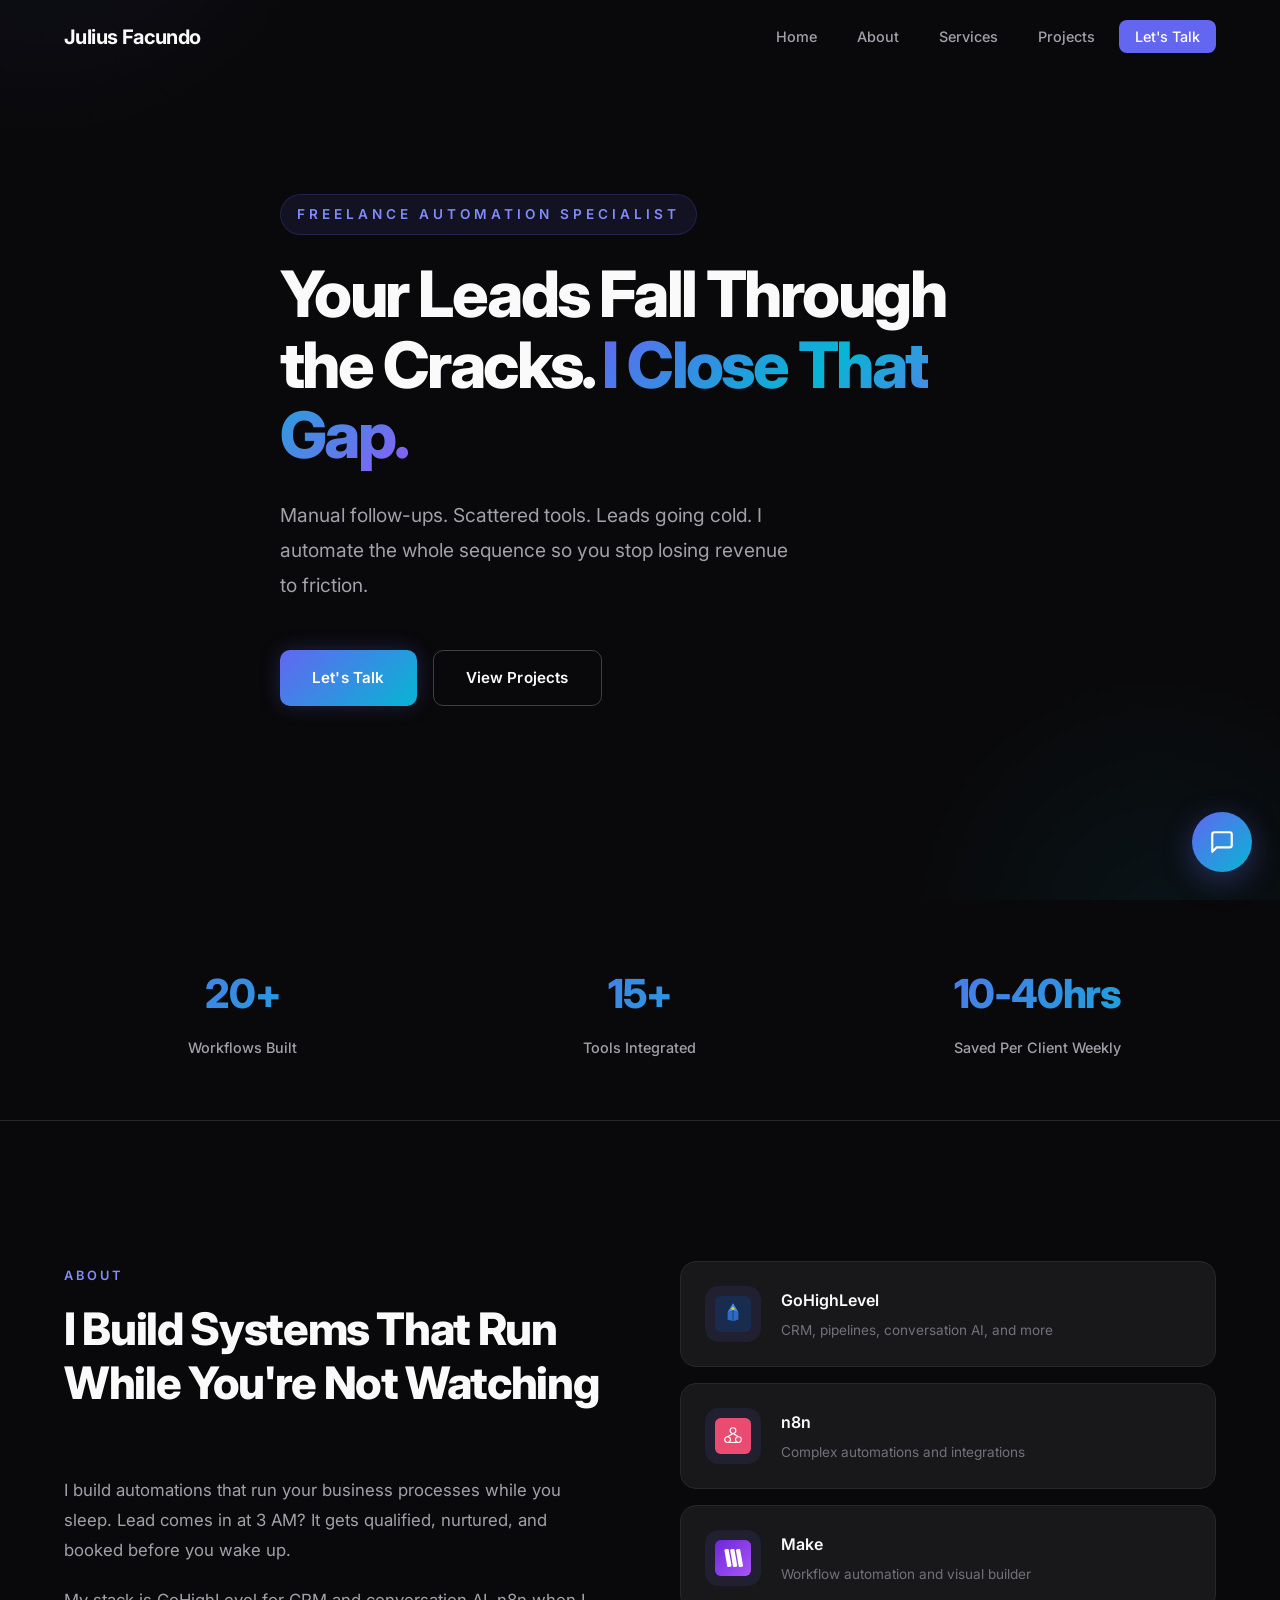
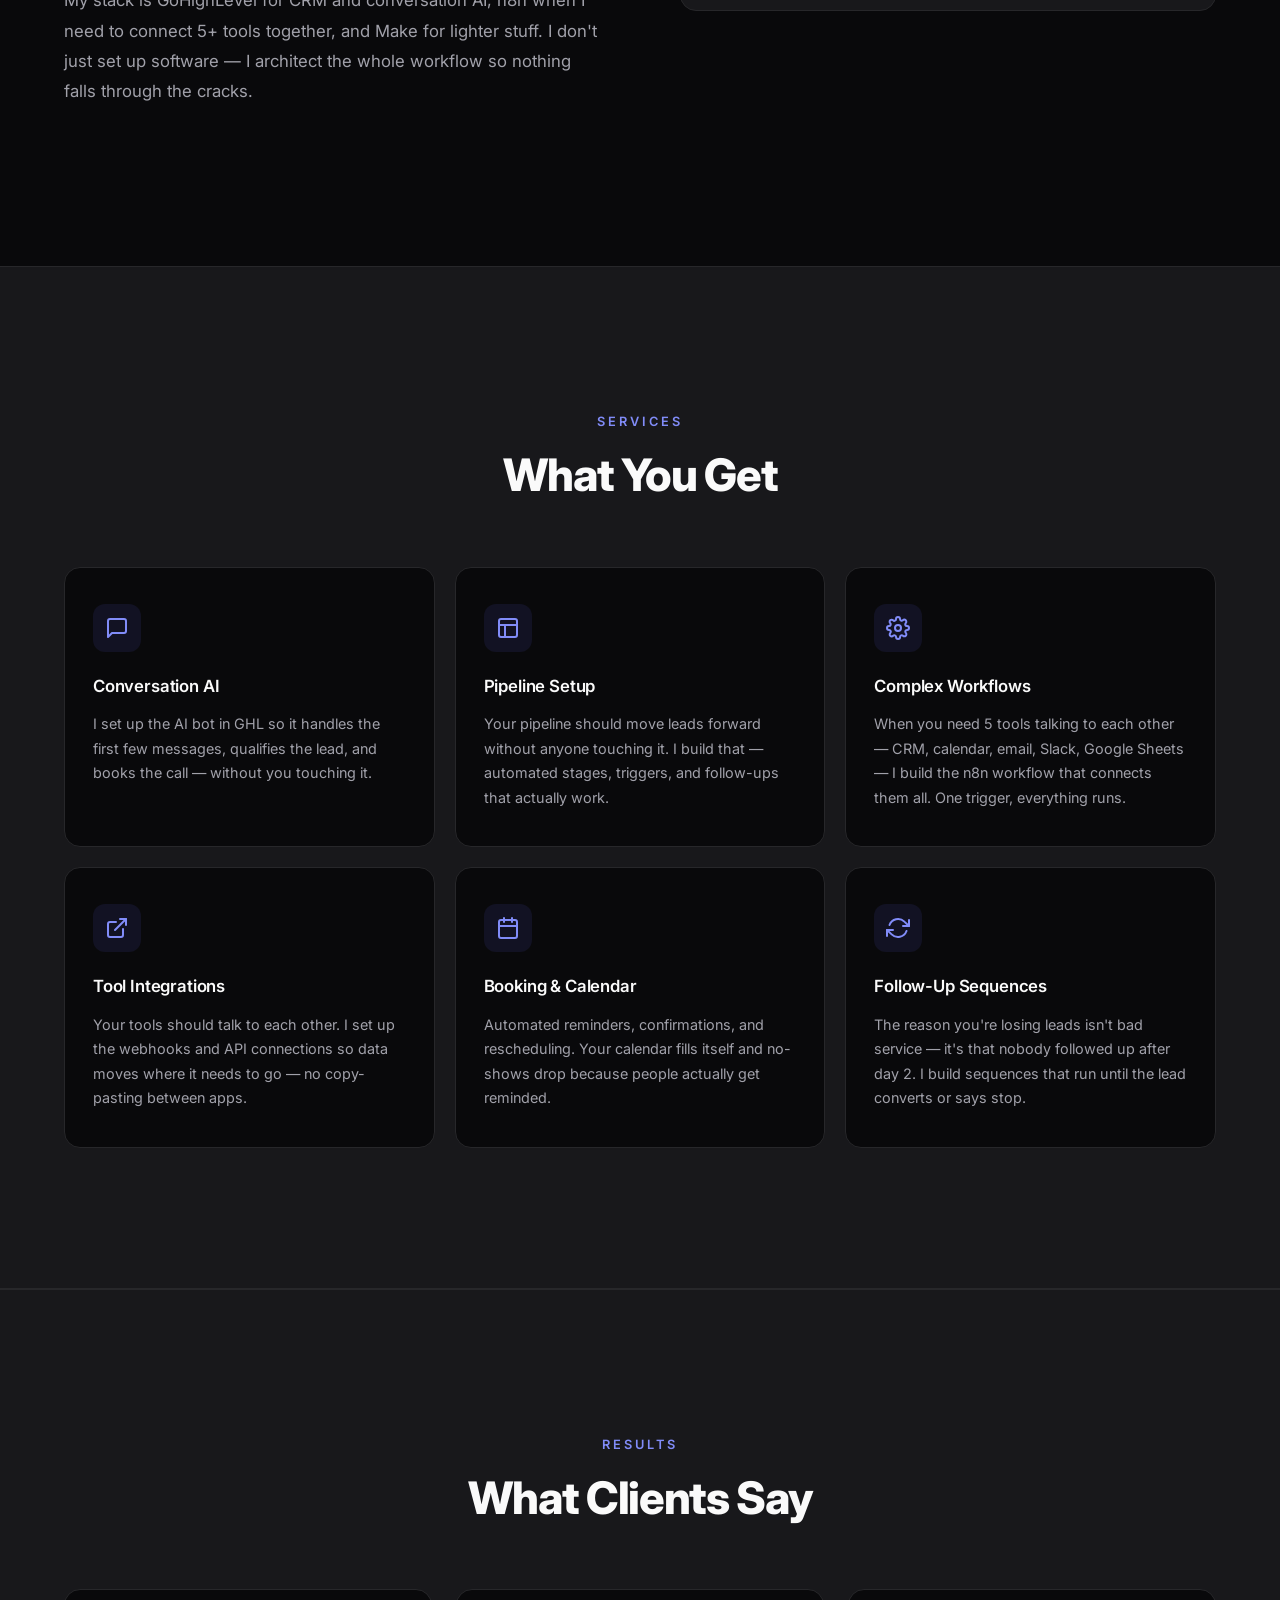
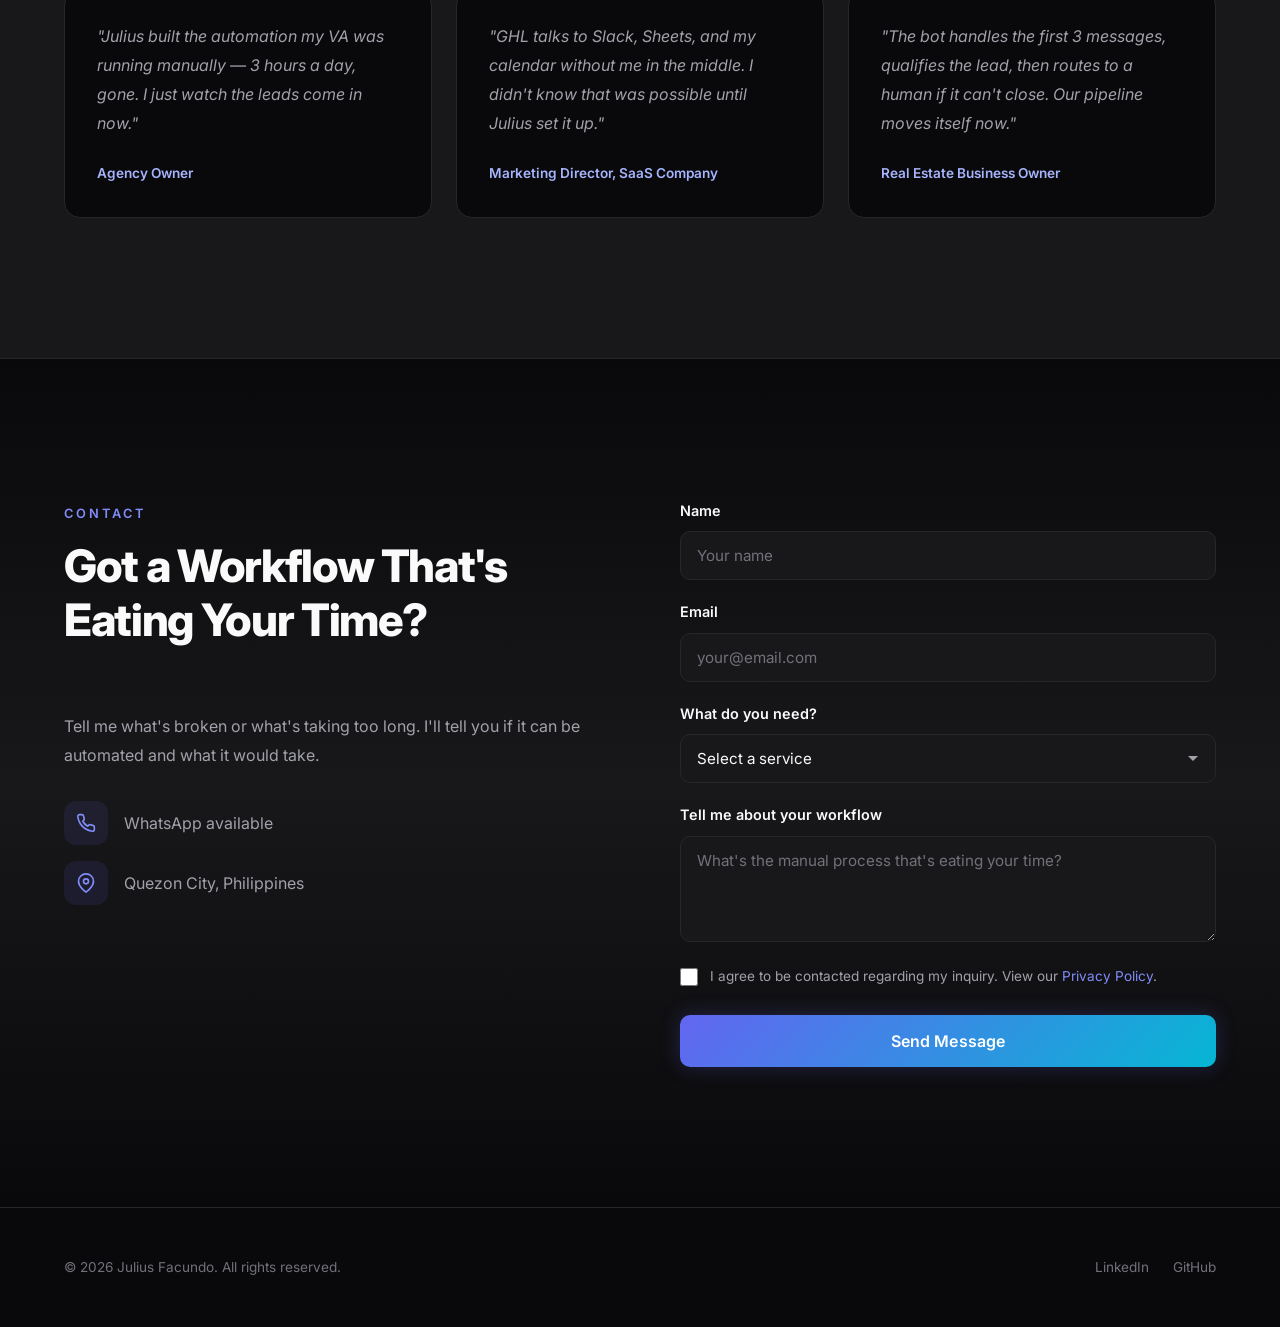
<file: index.html>
<!DOCTYPE html>
<html lang="en">
<head>
  <meta charset="UTF-8">
  <meta name="viewport" content="width=device-width, initial-scale=1.0">
  <title>Julius Facundo | Freelance GoHighLevel & n8n Automation Specialist</title>
  <meta name="description" content="Freelance automation specialist helping businesses automate lead capture, nurturing, and follow-up with GoHighLevel, n8n, and Make. Based in Quezon City, Philippines.">
  <meta name="keywords" content="GoHighLevel, n8n, Make, automation specialist, CRM pipeline, conversation AI, webhook integration, booking calendar, workflow automation, Philippines freelancer">
  <meta name="author" content="Julius Facundo">
  <meta name="robots" content="index, follow">
  <meta property="og:title" content="Julius Facundo | Freelance Automation Specialist">
  <meta property="og:description" content="I automate lead capture, nurturing, and follow-up so you stop losing revenue to manual friction.">
  <meta property="og:type" content="website">
  <meta property="og:url" content="https://automation-expert.jfacundo.com">
  <meta property="og:image" content="https://automation-expert.jfacundo.com/assets/images/og-image.png">
  <meta name="twitter:card" content="summary_large_image">
  <link rel="canonical" href="https://automation-expert.jfacundo.com">
  <script type="application/ld+json">
  {
    "@context": "https://schema.org",
    "@type": "ProfessionalService",
    "name": "Julius Facundo - Freelance Automation Specialist",
    "description": "Freelance automation specialist helping businesses automate lead capture, nurturing, and follow-up with GoHighLevel, n8n, and Make.",
    "url": "https://automation-expert.jfacundo.com",
    "telephone": "+639155642368",
    "address": {
      "@type": "PostalAddress",
      "addressLocality": "Quezon City",
      "addressCountry": "PH"
    },
    "serviceType": ["GoHighLevel Setup", "n8n Automation", "Make Automation", "CRM Pipeline", "Conversation AI", "Webhook Integration", "Booking Calendar"],
    "hasOfferCatalog": {
      "@type": "OfferCatalog",
      "name": "Automation Services",
      "itemListElement": [
        {"@type": "Offer", "itemOffered": {"@type": "Service", "name": "Conversation AI Setup", "description": "Qualify leads and book appointments 24/7 without a human in the loop."}},
        {"@type": "Offer", "itemOffered": {"@type": "Service", "name": "Pipeline Creation & Enhancement", "description": "Stop losing deals to follow-up gaps — your pipeline moves leads forward automatically."}},
        {"@type": "Offer", "itemOffered": {"@type": "Service", "name": "Complex Automation", "description": "Replace repetitive multi-step tasks with a single trigger. Set it once, run forever."}},
        {"@type": "Offer", "itemOffered": {"@type": "Service", "name": "Make Workflow Automation", "description": "Lightweight integrations that connect your tools without writing code."}},
        {"@type": "Offer", "itemOffered": {"@type": "Service", "name": "Integrations & Webhooks", "description": "Connect your tools seamlessly with custom webhook setups."}},
        {"@type": "Offer", "itemOffered": {"@type": "Service", "name": "Booking Calendar Setup", "description": "Automated reminders, confirmations, and rescheduling — your calendar fills itself."}},
        {"@type": "Offer", "itemOffered": {"@type": "Service", "name": "Follow-Up Sequences", "description": "Automated follow-up sequences that nurture leads and close deals."}}
      ]
    }
  }
  </script>
  <link rel="preconnect" href="https://fonts.googleapis.com">
  <link rel="preconnect" href="https://fonts.gstatic.com" crossorigin>
  <link href="https://fonts.googleapis.com/css2?family=Inter:wght@400;500;600;700;800&family=JetBrains+Mono:wght@400;500&display=swap" rel="stylesheet">
  <link rel="stylesheet" href="css/style.css">
</head>
<body>
  <!-- Navigation -->
  <nav class="navbar" id="navbar">
    <div class="nav-container">
      <a href="index.html" class="nav-logo">Julius Facundo</a>
      <button class="nav-toggle" id="navToggle" aria-label="Toggle menu">
        <span></span><span></span><span></span>
      </button>
      <ul class="nav-menu" id="navMenu">
        <li><a href="#home" class="nav-link">Home</a></li>
        <li><a href="#about" class="nav-link">About</a></li>
        <li><a href="#services" class="nav-link">Services</a></li>
        <li><a href="projects.html" class="nav-link">Projects</a></li>
        <li><a href="#contact" class="nav-link nav-cta">Let's Talk</a></li>
      </ul>
    </div>
  </nav>

  <!-- Hero -->
  <section class="hero" id="home">
    <div class="container">
      <div class="hero-content">
        <span class="hero-tagline">Freelance Automation Specialist</span>
        <h1>Your Leads Fall Through the Cracks. <span class="gradient-text">I Close That Gap.</span></h1>
        <p class="hero-description">Manual follow-ups. Scattered tools. Leads going cold. I automate the whole sequence so you stop losing revenue to friction.</p>
        <div class="hero-buttons">
          <a href="#contact" class="btn btn-primary">Let's Talk</a>
          <a href="projects.html" class="btn btn-secondary">View Projects</a>
        </div>
      </div>
    </div>
  </section>

  <!-- Metrics Bar -->
  <section class="metrics">
    <div class="container">
      <div class="metrics-grid">
        <div class="metric-item">
          <span class="metric-number">20+</span>
          <span class="metric-label">Workflows Built</span>
        </div>
        <div class="metric-item">
          <span class="metric-number">15+</span>
          <span class="metric-label">Tools Integrated</span>
        </div>
        <div class="metric-item">
          <span class="metric-number">10-40hrs</span>
          <span class="metric-label">Saved Per Client Weekly</span>
        </div>
      </div>
    </div>
  </section>

  <!-- About -->
  <section class="section" id="about">
    <div class="container">
      <div class="about-grid">
        <div class="about-text">
          <div class="section-header">
            <span class="section-label">About</span>
            <h2 class="section-title">I Build Systems That Run While You're Not Watching</h2>
          </div>
          <p>I build automations that run your business processes while you sleep. Lead comes in at 3 AM? It gets qualified, nurtured, and booked before you wake up.</p>
          <p>My stack is GoHighLevel for CRM and conversation AI, n8n when I need to connect 5+ tools together, and Make for lighter stuff. I don't just set up software — I architect the whole workflow so nothing falls through the cracks.</p>
        </div>
        <div class="skills-grid">
          <div class="skill-card">
            <div class="skill-icon">
              <img src="assets/icons/gohighlevel.svg" alt="GoHighLevel">
            </div>
            <div class="skill-info">
              <h3>GoHighLevel</h3>
              <p>CRM, pipelines, conversation AI, and more</p>
            </div>
          </div>
          <div class="skill-card">
            <div class="skill-icon">
              <img src="assets/icons/n8n.svg" alt="n8n">
            </div>
            <div class="skill-info">
              <h3>n8n</h3>
              <p>Complex automations and integrations</p>
            </div>
          </div>
          <div class="skill-card">
            <div class="skill-icon">
              <img src="assets/icons/make.svg" alt="Make">
            </div>
            <div class="skill-info">
              <h3>Make</h3>
              <p>Workflow automation and visual builder</p>
            </div>
          </div>
        </div>
      </div>
    </div>
  </section>

  <!-- Services -->
  <section class="section services" id="services">
    <div class="container">
      <div class="section-header" style="text-align: center;">
        <span class="section-label">Services</span>
        <h2 class="section-title">What You Get</h2>
      </div>
      <div class="services-grid">
        <div class="service-card">
          <div class="service-icon">
            <svg viewBox="0 0 24 24" fill="none" stroke="currentColor" stroke-width="2" stroke-linecap="round" stroke-linejoin="round"><path d="M21 15a2 2 0 0 1-2 2H7l-4 4V5a2 2 0 0 1 2-2h14a2 2 0 0 1 2 2z"></path></svg>
          </div>
          <h3>Conversation AI</h3>
          <p>I set up the AI bot in GHL so it handles the first few messages, qualifies the lead, and books the call — without you touching it.</p>
        </div>
        <div class="service-card">
          <div class="service-icon">
            <svg viewBox="0 0 24 24" fill="none" stroke="currentColor" stroke-width="2" stroke-linecap="round" stroke-linejoin="round"><rect x="3" y="3" width="18" height="18" rx="2" ry="2"></rect><line x1="3" y1="9" x2="21" y2="9"></line><line x1="9" y1="21" x2="9" y2="9"></line></svg>
          </div>
          <h3>Pipeline Setup</h3>
          <p>Your pipeline should move leads forward without anyone touching it. I build that — automated stages, triggers, and follow-ups that actually work.</p>
        </div>
        <div class="service-card">
          <div class="service-icon">
            <svg viewBox="0 0 24 24" fill="none" stroke="currentColor" stroke-width="2" stroke-linecap="round" stroke-linejoin="round"><circle cx="12" cy="12" r="3"></circle><path d="M19.4 15a1.65 1.65 0 0 0 .33 1.82l.06.06a2 2 0 0 1 0 2.83 2 2 0 0 1-2.83 0l-.06-.06a1.65 1.65 0 0 0-1.82-.33 1.65 1.65 0 0 0-1 1.51V21a2 2 0 0 1-2 2 2 2 0 0 1-2-2v-.09A1.65 1.65 0 0 0 9 19.4a1.65 1.65 0 0 0-1.82.33l-.06.06a2 2 0 0 1-2.83 0 2 2 0 0 1 0-2.83l.06-.06A1.65 1.65 0 0 0 4.68 15a1.65 1.65 0 0 0-1.51-1H3a2 2 0 0 1-2-2 2 2 0 0 1 2-2h.09A1.65 1.65 0 0 0 4.6 9a1.65 1.65 0 0 0-.33-1.82l-.06-.06a2 2 0 0 1 0-2.83 2 2 0 0 1 2.83 0l.06.06A1.65 1.65 0 0 0 9 4.68a1.65 1.65 0 0 0 1-1.51V3a2 2 0 0 1 2-2 2 2 0 0 1 2 2v.09a1.65 1.65 0 0 0 1 1.51 1.65 1.65 0 0 0 1.82-.33l.06-.06a2 2 0 0 1 2.83 0 2 2 0 0 1 0 2.83l-.06.06a1.65 1.65 0 0 0-.33 1.82V9a1.65 1.65 0 0 0 1.51 1H21a2 2 0 0 1 2 2 2 2 0 0 1-2 2h-.09a1.65 1.65 0 0 0-1.51 1z"></path></svg>
          </div>
          <h3>Complex Workflows</h3>
          <p>When you need 5 tools talking to each other — CRM, calendar, email, Slack, Google Sheets — I build the n8n workflow that connects them all. One trigger, everything runs.</p>
        </div>
        <div class="service-card">
          <div class="service-icon">
            <svg viewBox="0 0 24 24" fill="none" stroke="currentColor" stroke-width="2" stroke-linecap="round" stroke-linejoin="round"><path d="M18 13v6a2 2 0 0 1-2 2H5a2 2 0 0 1-2-2V8a2 2 0 0 1 2-2h6"></path><polyline points="15 3 21 3 21 9"></polyline><line x1="10" y1="14" x2="21" y2="3"></line></svg>
          </div>
          <h3>Tool Integrations</h3>
          <p>Your tools should talk to each other. I set up the webhooks and API connections so data moves where it needs to go — no copy-pasting between apps.</p>
        </div>
        <div class="service-card">
          <div class="service-icon">
            <svg viewBox="0 0 24 24" fill="none" stroke="currentColor" stroke-width="2" stroke-linecap="round" stroke-linejoin="round"><rect x="3" y="4" width="18" height="18" rx="2" ry="2"></rect><line x1="16" y1="2" x2="16" y2="6"></line><line x1="8" y1="2" x2="8" y2="6"></line><line x1="3" y1="10" x2="21" y2="10"></line></svg>
          </div>
          <h3>Booking & Calendar</h3>
          <p>Automated reminders, confirmations, and rescheduling. Your calendar fills itself and no-shows drop because people actually get reminded.</p>
        </div>
        <div class="service-card">
          <div class="service-icon">
            <svg viewBox="0 0 24 24" fill="none" stroke="currentColor" stroke-width="2" stroke-linecap="round" stroke-linejoin="round"><polyline points="23 4 23 10 17 10"></polyline><polyline points="1 20 1 14 7 14"></polyline><path d="M3.51 9a9 9 0 0 1 14.85-3.36L23 10M1 14l4.64 4.36A9 9 0 0 0 20.49 15"></path></svg>
          </div>
          <h3>Follow-Up Sequences</h3>
          <p>The reason you're losing leads isn't bad service — it's that nobody followed up after day 2. I build sequences that run until the lead converts or says stop.</p>
        </div>
      </div>
    </div>
  </section>

  <!-- Social Proof -->
  <section class="section social-proof">
    <div class="container">
      <div class="section-header" style="text-align: center;">
        <span class="section-label">Results</span>
        <h2 class="section-title">What Clients Say</h2>
      </div>
      <div class="testimonials-grid">
        <div class="testimonial-card">
          <p class="testimonial-text">"Julius built the automation my VA was running manually — 3 hours a day, gone. I just watch the leads come in now."</p>
          <div class="testimonial-author">
            <span class="testimonial-role">Agency Owner</span>
          </div>
        </div>
        <div class="testimonial-card">
          <p class="testimonial-text">"GHL talks to Slack, Sheets, and my calendar without me in the middle. I didn't know that was possible until Julius set it up."</p>
          <div class="testimonial-author">
            <span class="testimonial-role">Marketing Director, SaaS Company</span>
          </div>
        </div>
        <div class="testimonial-card">
          <p class="testimonial-text">"The bot handles the first 3 messages, qualifies the lead, then routes to a human if it can't close. Our pipeline moves itself now."</p>
          <div class="testimonial-author">
            <span class="testimonial-role">Real Estate Business Owner</span>
          </div>
        </div>
      </div>
    </div>
  </section>

  <!-- Contact -->
  <section class="section contact" id="contact">
    <div class="container">
      <div class="contact-grid">
        <div class="contact-info">
          <div class="section-header">
            <span class="section-label">Contact</span>
            <h2 class="section-title">Got a Workflow That's Eating Your Time?</h2>
          </div>
          <p>Tell me what's broken or what's taking too long. I'll tell you if it can be automated and what it would take.</p>
          <div class="contact-details">
            <div class="contact-item">
              <div class="contact-item-icon">
                <svg viewBox="0 0 24 24" fill="none" stroke="currentColor" stroke-width="2" stroke-linecap="round" stroke-linejoin="round"><path d="M22 16.92v3a2 2 0 0 1-2.18 2 19.79 19.79 0 0 1-8.63-3.07 19.5 19.5 0 0 1-6-6 19.79 19.79 0 0 1-3.07-8.67A2 2 0 0 1 4.11 2h3a2 2 0 0 1 2 1.72 12.84 12.84 0 0 0 .7 2.81 2 2 0 0 1-.45 2.11L8.09 9.91a16 16 0 0 0 6 6l1.27-1.27a2 2 0 0 1 2.11-.45 12.84 12.84 0 0 0 2.81.7A2 2 0 0 1 22 16.92z"></path></svg>
              </div>
              <span>WhatsApp available</span>
            </div>
            <div class="contact-item">
              <div class="contact-item-icon">
                <svg viewBox="0 0 24 24" fill="none" stroke="currentColor" stroke-width="2" stroke-linecap="round" stroke-linejoin="round"><path d="M21 10c0 7-9 13-9 13s-9-6-9-13a9 9 0 0 1 18 0z"></path><circle cx="12" cy="10" r="3"></circle></svg>
              </div>
              <span>Quezon City, Philippines</span>
            </div>
          </div>
        </div>
        <form class="contact-form" id="contactForm">
          <div class="form-group">
            <label for="name">Name</label>
            <input type="text" id="name" name="name" required placeholder="Your name">
          </div>
          <div class="form-group">
            <label for="email">Email</label>
            <input type="email" id="email" name="email" required placeholder="your@email.com">
          </div>
          <div class="form-group">
            <label for="service">What do you need?</label>
            <select id="service" name="service" required>
              <option value="" disabled selected>Select a service</option>
              <option value="conversation-ai">Conversation AI Setup</option>
              <option value="pipeline">Pipeline Creation & Enhancement</option>
              <option value="automation">Complex Automation</option>
              <option value="make">Make Workflow Automation</option>
              <option value="integrations">Integrations & Webhooks</option>
              <option value="booking">Booking Calendar Setup</option>
              <option value="followup">Follow-Up Sequences</option>
              <option value="other">Other</option>
            </select>
          </div>
          <div class="form-group">
            <label for="message">Tell me about your workflow</label>
            <textarea id="message" name="message" rows="4" required placeholder="What's the manual process that's eating your time?"></textarea>
          </div>
          <div class="form-group form-checkbox">
            <label>
              <input type="checkbox" id="consent" name="consent" required>
              <span class="checkbox-text">I agree to be contacted regarding my inquiry. View our <a href="privacy.html">Privacy Policy</a>.</span>
            </label>
          </div>
          <button type="submit" class="btn btn-primary btn-submit">Send Message</button>
          <div class="form-status" id="formStatus"></div>
        </form>
      </div>
    </div>
  </section>

  <!-- Footer -->
  <footer class="footer">
    <div class="container">
      <div class="footer-content">
        <p>&copy; 2026 Julius Facundo. All rights reserved.</p>
        <div class="footer-links">
          <a href="https://linkedin.com/in/jfacundo11" target="_blank" rel="noopener">LinkedIn</a>
          <a href="https://github.com/jfacundo11" target="_blank" rel="noopener">GitHub</a>
        </div>
      </div>
    </div>
  </footer>

  <!-- Chatbot -->
  <div class="chatbot-widget" id="chatbotWidget">
    <button class="chatbot-toggle" id="chatbotToggle" aria-label="Open chat">
      <svg viewBox="0 0 24 24" fill="none" stroke="currentColor" stroke-width="2" stroke-linecap="round" stroke-linejoin="round"><path d="M21 15a2 2 0 0 1-2 2H7l-4 4V5a2 2 0 0 1 2-2h14a2 2 0 0 1 2 2z"></path></svg>
    </button>
    <div class="chatbot-window" id="chatbotWindow">
      <div class="chatbot-header">
        <h3>Chat With Me</h3>
        <button class="chatbot-close" id="chatbotClose" aria-label="Close chat">&times;</button>
      </div>
      <div class="chatbot-messages" id="chatbotMessages">
        <div class="chat-message bot">Got a manual workflow killing your team's time? Tell me what it is — I'll tell you if it can be automated.</div>
      </div>
      <form class="chatbot-input" id="chatbotForm">
        <input type="text" id="chatbotInput" placeholder="Type a message..." required>
        <button type="submit" class="btn btn-primary">Send</button>
      </form>
    </div>
  </div>

  <script src="config.js"></script>
  <script src="js/main.js"></script>
  <script src="js/form.js"></script>
  <script src="js/chatbot.js"></script>
</body>
</html>
</file>
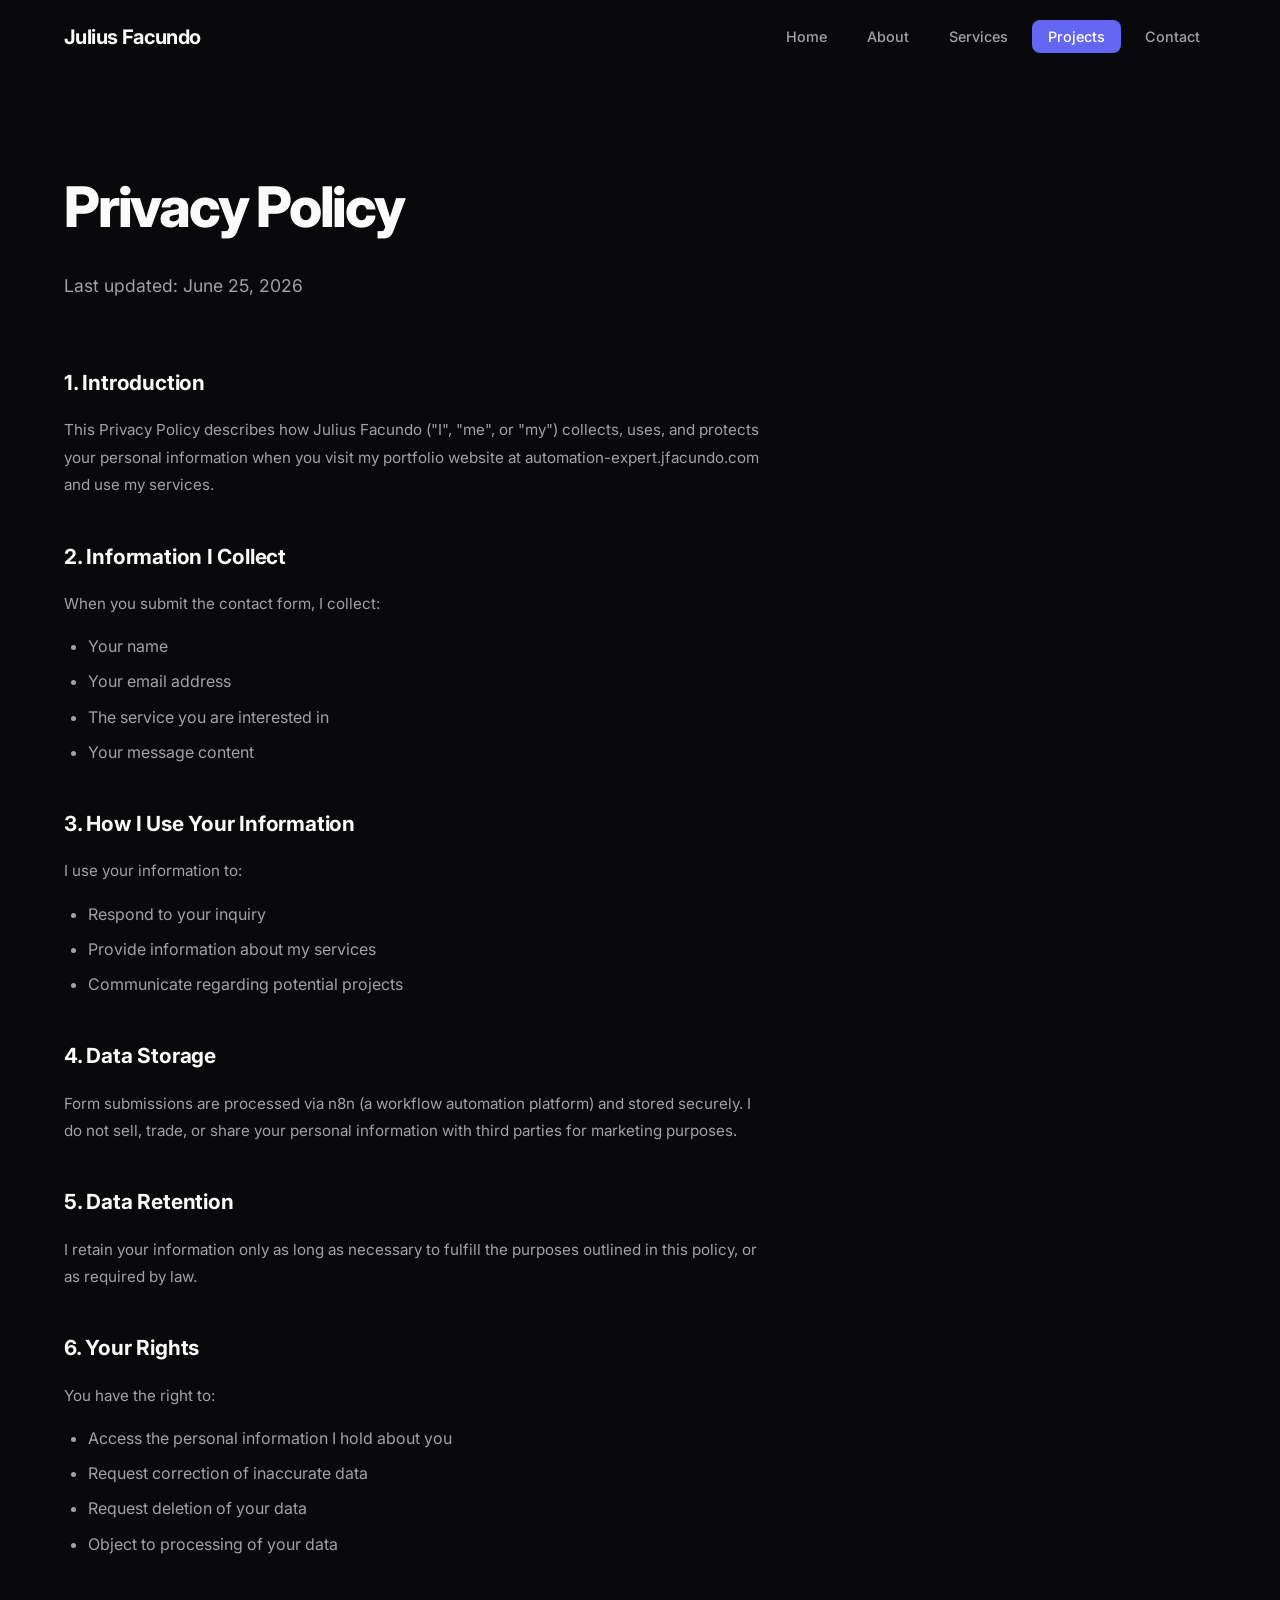
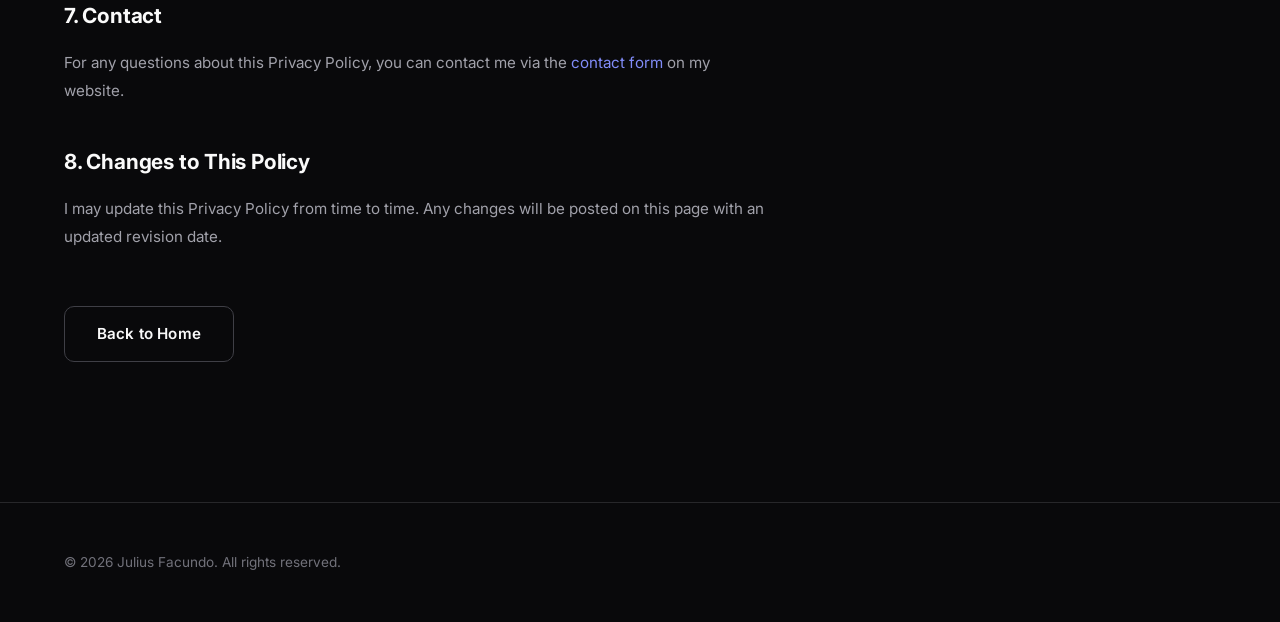
<file: privacy.html>
<!DOCTYPE html>
<html lang="en">
<head>
  <meta charset="UTF-8">
  <meta name="viewport" content="width=device-width, initial-scale=1.0">
  <title>Privacy Policy | Julius Facundo - Automation Specialist</title>
  <meta name="description" content="Privacy Policy for Julius Facundo's automation services portfolio.">
  <meta name="robots" content="noindex, nofollow">
  <link rel="preconnect" href="https://fonts.googleapis.com">
  <link rel="preconnect" href="https://fonts.gstatic.com" crossorigin>
  <link href="https://fonts.googleapis.com/css2?family=Inter:wght@400;500;600;700;800&family=JetBrains+Mono:wght@400;500&display=swap" rel="stylesheet">
  <link rel="stylesheet" href="css/style.css">
</head>
<body>
  <!-- Navigation -->
  <nav class="navbar" id="navbar">
    <div class="nav-container">
      <a href="index.html" class="nav-logo">Julius Facundo</a>
      <button class="nav-toggle" id="navToggle" aria-label="Toggle navigation menu">
        <span></span>
        <span></span>
        <span></span>
      </button>
      <ul class="nav-menu" id="navMenu">
        <li><a href="index.html" class="nav-link">Home</a></li>
        <li><a href="index.html#about" class="nav-link">About</a></li>
        <li><a href="index.html#services" class="nav-link">Services</a></li>
        <li><a href="projects.html" class="nav-link nav-cta">Projects</a></li>
        <li><a href="index.html#contact" class="nav-link">Contact</a></li>
      </ul>
    </div>
  </nav>

  <!-- Privacy Policy Content -->
  <section class="privacy-page">
    <div class="container">
      <h1 class="page-title">Privacy Policy</h1>
      <p class="page-subtitle">Last updated: June 25, 2026</p>

      <div class="privacy-content">
        <h2>1. Introduction</h2>
        <p>This Privacy Policy describes how Julius Facundo ("I", "me", or "my") collects, uses, and protects your personal information when you visit my portfolio website at automation-expert.jfacundo.com and use my services.</p>

        <h2>2. Information I Collect</h2>
        <p>When you submit the contact form, I collect:</p>
        <ul>
          <li>Your name</li>
          <li>Your email address</li>
          <li>The service you are interested in</li>
          <li>Your message content</li>
        </ul>

        <h2>3. How I Use Your Information</h2>
        <p>I use your information to:</p>
        <ul>
          <li>Respond to your inquiry</li>
          <li>Provide information about my services</li>
          <li>Communicate regarding potential projects</li>
        </ul>

        <h2>4. Data Storage</h2>
        <p>Form submissions are processed via n8n (a workflow automation platform) and stored securely. I do not sell, trade, or share your personal information with third parties for marketing purposes.</p>

        <h2>5. Data Retention</h2>
        <p>I retain your information only as long as necessary to fulfill the purposes outlined in this policy, or as required by law.</p>

        <h2>6. Your Rights</h2>
        <p>You have the right to:</p>
        <ul>
          <li>Access the personal information I hold about you</li>
          <li>Request correction of inaccurate data</li>
          <li>Request deletion of your data</li>
          <li>Object to processing of your data</li>
        </ul>

        <h2>7. Contact</h2>
        <p>For any questions about this Privacy Policy, you can contact me via the <a href="index.html#contact" style="color: var(--accent);">contact form</a> on my website.</p>

        <h2>8. Changes to This Policy</h2>
        <p>I may update this Privacy Policy from time to time. Any changes will be posted on this page with an updated revision date.</p>
      </div>

      <a href="index.html" class="btn btn-secondary" style="margin-top: 40px;">Back to Home</a>
    </div>
  </section>

  <!-- Footer -->
  <footer class="footer">
    <div class="container">
      <p>&copy; 2026 Julius Facundo. All rights reserved.</p>
    </div>
  </footer>

  <script src="js/main.js"></script>
</body>
</html>
</file>
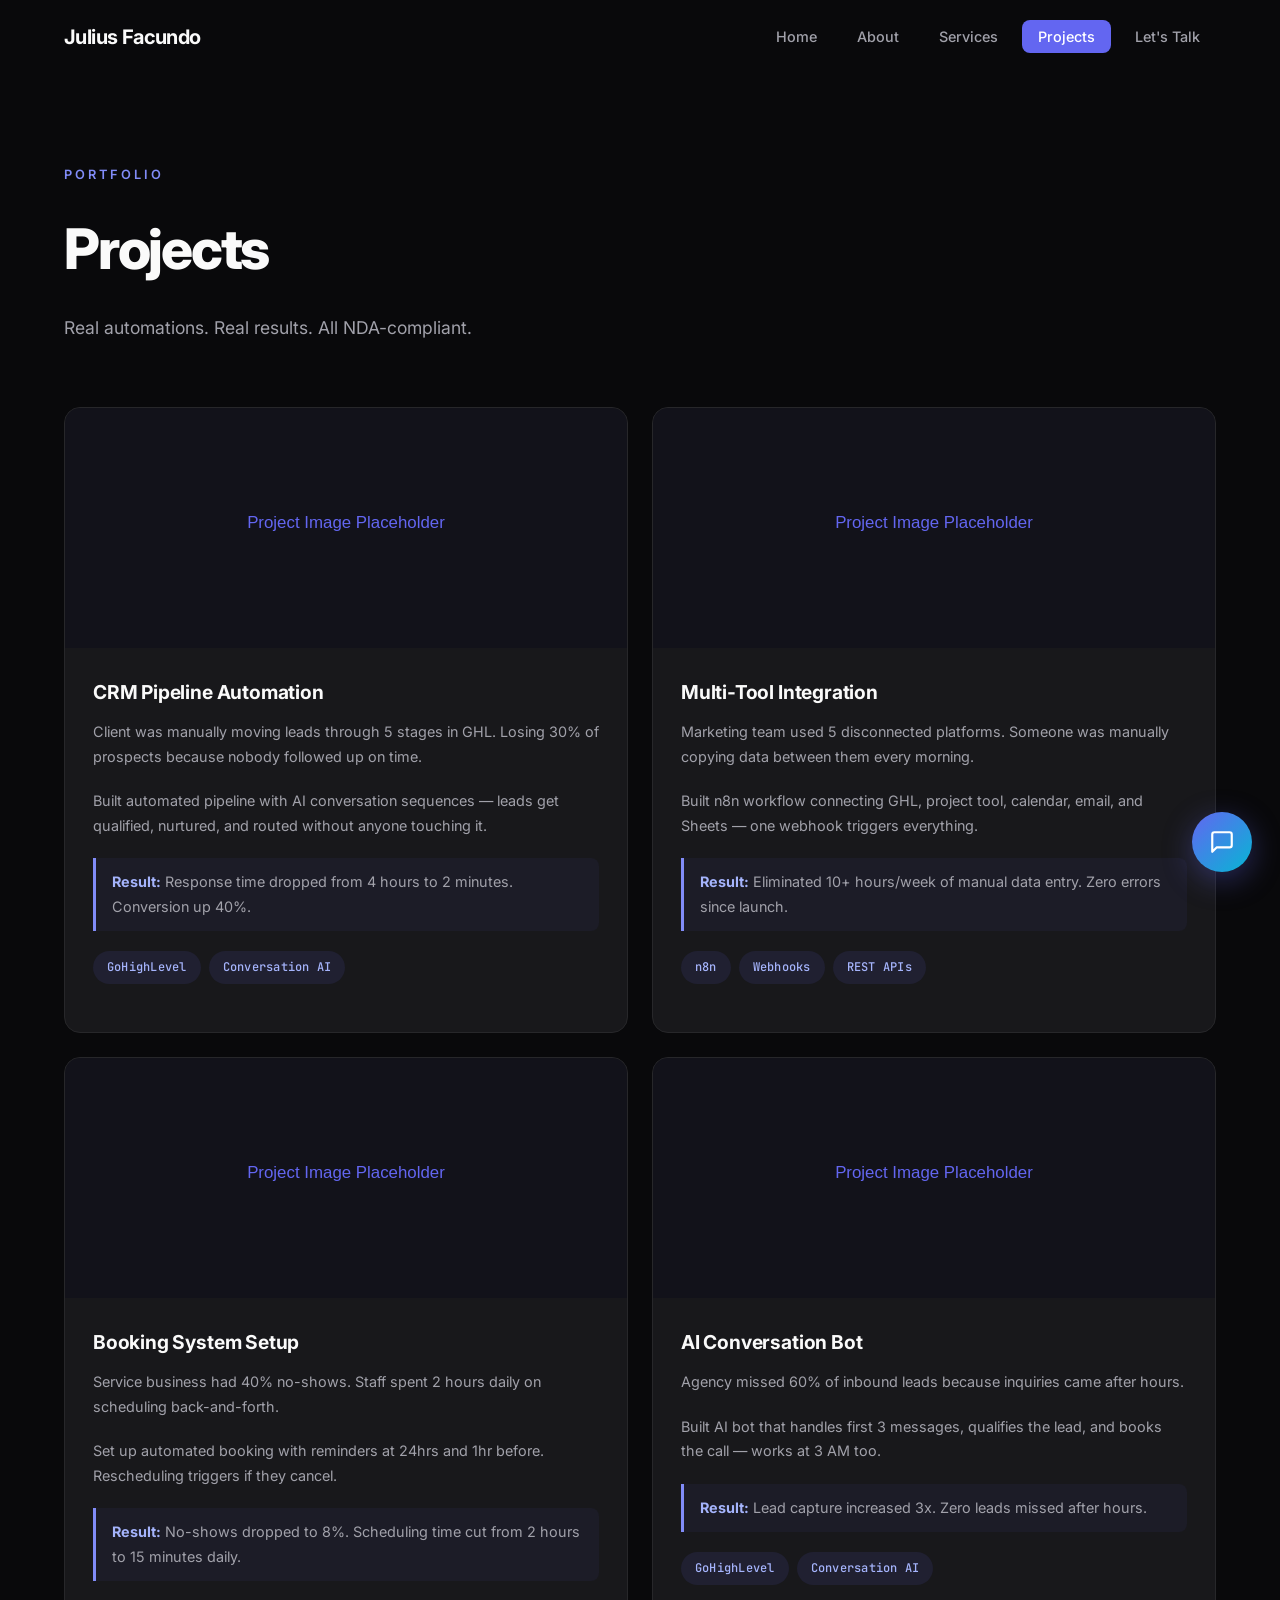
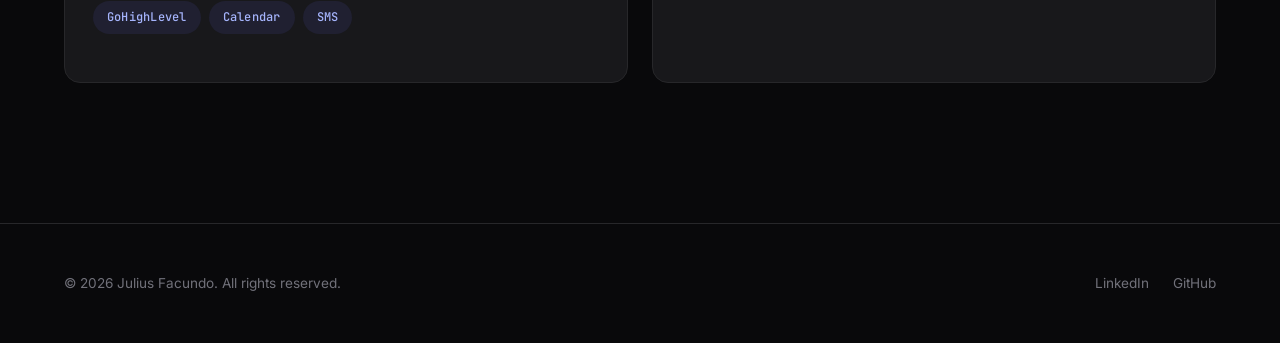
<file: projects.html>
<!DOCTYPE html>
<html lang="en">
<head>
  <meta charset="UTF-8">
  <meta name="viewport" content="width=device-width, initial-scale=1.0">
  <title>Projects | Julius Facundo - Freelance Automation Specialist</title>
  <meta name="description" content="View my portfolio of GoHighLevel CRM automations, n8n workflow integrations, Make automations, and business automation projects.">
  <meta name="robots" content="index, follow">
  <link rel="canonical" href="https://automation-expert.jfacundo.com/projects.html">
  <script type="application/ld+json">
  {
    "@context": "https://schema.org",
    "@type": "CollectionPage",
    "name": "Automation Projects Portfolio",
    "description": "A showcase of GoHighLevel, n8n, and Make automation projects by Julius Facundo.",
    "url": "https://automation-expert.jfacundo.com/projects.html"
  }
  </script>
  <link rel="preconnect" href="https://fonts.googleapis.com">
  <link rel="preconnect" href="https://fonts.gstatic.com" crossorigin>
  <link href="https://fonts.googleapis.com/css2?family=Inter:wght@400;500;600;700;800&family=JetBrains+Mono:wght@400;500&display=swap" rel="stylesheet">
  <link rel="stylesheet" href="css/style.css">
</head>
<body>
  <!-- Navigation -->
  <nav class="navbar" id="navbar">
    <div class="nav-container">
      <a href="index.html" class="nav-logo">Julius Facundo</a>
      <button class="nav-toggle" id="navToggle" aria-label="Toggle menu">
        <span></span><span></span><span></span>
      </button>
      <ul class="nav-menu" id="navMenu">
        <li><a href="index.html" class="nav-link">Home</a></li>
        <li><a href="index.html#about" class="nav-link">About</a></li>
        <li><a href="index.html#services" class="nav-link">Services</a></li>
        <li><a href="projects.html" class="nav-link nav-cta active">Projects</a></li>
        <li><a href="index.html#contact" class="nav-link">Let's Talk</a></li>
      </ul>
    </div>
  </nav>

  <!-- Projects -->
  <section class="projects-page">
    <div class="container">
      <div class="section-header">
        <span class="section-label">Portfolio</span>
        <h1 class="page-title">Projects</h1>
        <p class="page-subtitle">Real automations. Real results. All NDA-compliant.</p>
      </div>

      <div class="projects-grid">
        <!-- Project 1 -->
        <article class="project-card">
          <div class="project-image">
            <img src="assets/images/placeholder.svg" alt="CRM Pipeline Automation" loading="lazy">
          </div>
          <div class="project-content">
            <h3>CRM Pipeline Automation</h3>
            <p class="project-problem">Client was manually moving leads through 5 stages in GHL. Losing 30% of prospects because nobody followed up on time.</p>
            <p class="project-solution">Built automated pipeline with AI conversation sequences — leads get qualified, nurtured, and routed without anyone touching it.</p>
            <p class="project-result"><strong>Result:</strong> Response time dropped from 4 hours to 2 minutes. Conversion up 40%.</p>
            <div class="project-tags">
              <span class="tag">GoHighLevel</span>
              <span class="tag">Conversation AI</span>
            </div>
          </div>
        </article>

        <!-- Project 2 -->
        <article class="project-card">
          <div class="project-image">
            <img src="assets/images/placeholder.svg" alt="Multi-Tool Integration" loading="lazy">
          </div>
          <div class="project-content">
            <h3>Multi-Tool Integration</h3>
            <p class="project-problem">Marketing team used 5 disconnected platforms. Someone was manually copying data between them every morning.</p>
            <p class="project-solution">Built n8n workflow connecting GHL, project tool, calendar, email, and Sheets — one webhook triggers everything.</p>
            <p class="project-result"><strong>Result:</strong> Eliminated 10+ hours/week of manual data entry. Zero errors since launch.</p>
            <div class="project-tags">
              <span class="tag">n8n</span>
              <span class="tag">Webhooks</span>
              <span class="tag">REST APIs</span>
            </div>
          </div>
        </article>

        <!-- Project 3 -->
        <article class="project-card">
          <div class="project-image">
            <img src="assets/images/placeholder.svg" alt="Booking System Setup" loading="lazy">
          </div>
          <div class="project-content">
            <h3>Booking System Setup</h3>
            <p class="project-problem">Service business had 40% no-shows. Staff spent 2 hours daily on scheduling back-and-forth.</p>
            <p class="project-solution">Set up automated booking with reminders at 24hrs and 1hr before. Rescheduling triggers if they cancel.</p>
            <p class="project-result"><strong>Result:</strong> No-shows dropped to 8%. Scheduling time cut from 2 hours to 15 minutes daily.</p>
            <div class="project-tags">
              <span class="tag">GoHighLevel</span>
              <span class="tag">Calendar</span>
              <span class="tag">SMS</span>
            </div>
          </div>
        </article>

        <!-- Project 4 -->
        <article class="project-card">
          <div class="project-image">
            <img src="assets/images/placeholder.svg" alt="AI Conversation Bot" loading="lazy">
          </div>
          <div class="project-content">
            <h3>AI Conversation Bot</h3>
            <p class="project-problem">Agency missed 60% of inbound leads because inquiries came after hours.</p>
            <p class="project-solution">Built AI bot that handles first 3 messages, qualifies the lead, and books the call — works at 3 AM too.</p>
            <p class="project-result"><strong>Result:</strong> Lead capture increased 3x. Zero leads missed after hours.</p>
            <div class="project-tags">
              <span class="tag">GoHighLevel</span>
              <span class="tag">Conversation AI</span>
            </div>
          </div>
        </article>
      </div>
    </div>
  </section>

  <!-- Footer -->
  <footer class="footer">
    <div class="container">
      <div class="footer-content">
        <p>&copy; 2026 Julius Facundo. All rights reserved.</p>
        <div class="footer-links">
          <a href="https://linkedin.com/in/jfacundo11" target="_blank" rel="noopener">LinkedIn</a>
          <a href="https://github.com/jfacundo11" target="_blank" rel="noopener">GitHub</a>
        </div>
      </div>
    </div>
  </footer>

  <!-- Chatbot -->
  <div class="chatbot-widget" id="chatbotWidget">
    <button class="chatbot-toggle" id="chatbotToggle" aria-label="Open chat">
      <svg viewBox="0 0 24 24" fill="none" stroke="currentColor" stroke-width="2" stroke-linecap="round" stroke-linejoin="round"><path d="M21 15a2 2 0 0 1-2 2H7l-4 4V5a2 2 0 0 1 2-2h14a2 2 0 0 1 2 2z"></path></svg>
    </button>
    <div class="chatbot-window" id="chatbotWindow">
      <div class="chatbot-header">
        <h3>Chat With Me</h3>
        <button class="chatbot-close" id="chatbotClose" aria-label="Close chat">&times;</button>
      </div>
      <div class="chatbot-messages" id="chatbotMessages">
        <div class="chat-message bot">Got a manual workflow killing your team's time? Tell me what it is — I'll tell you if it can be automated.</div>
      </div>
      <form class="chatbot-input" id="chatbotForm">
        <input type="text" id="chatbotInput" placeholder="Type a message..." required>
        <button type="submit" class="btn btn-primary">Send</button>
      </form>
    </div>
  </div>

  <script src="config.js"></script>
  <script src="js/main.js"></script>
  <script src="js/chatbot.js"></script>
</body>
</html>
</file>
<file: css/style.css>
/* ========================================
   Premium Portfolio - Julius Facundo
   ======================================== */

/* ---------- CSS Variables ---------- */
:root {
  --bg: #09090b;
  --bg-card: #18181b;
  --bg-card-hover: #1f1f23;
  --bg-elevated: #27272a;
  --accent: #818cf8;
  --accent-bright: #a5b4fc;
  --accent-dim: #6366f1;
  --gradient-1: #6366f1;
  --gradient-2: #06b6d4;
  --gradient-3: #8b5cf6;
  --text: #fafafa;
  --text-muted: #a1a1aa;
  --text-dim: #71717a;
  --border: #27272a;
  --border-light: #3f3f46;
  --success: #22c55e;
  --error: #ef4444;
  --radius: 16px;
  --radius-sm: 10px;
  --transition: 0.3s cubic-bezier(0.4, 0, 0.2, 1);
}

/* ---------- Reset ---------- */
*, *::before, *::after {
  margin: 0;
  padding: 0;
  box-sizing: border-box;
}

html {
  scroll-behavior: smooth;
  font-size: 16px;
}

body {
  font-family: 'Inter', -apple-system, BlinkMacSystemFont, sans-serif;
  background: var(--bg);
  color: var(--text);
  line-height: 1.7;
  overflow-x: hidden;
  -webkit-font-smoothing: antialiased;
}

::selection {
  background: var(--accent);
  color: white;
}

img {
  max-width: 100%;
  display: block;
}

a {
  color: inherit;
  text-decoration: none;
}

/* ---------- Utilities ---------- */
.container {
  max-width: 1200px;
  margin: 0 auto;
  padding: 0 24px;
}

.gradient-text {
  background: linear-gradient(135deg, var(--gradient-1), var(--gradient-2), var(--gradient-3));
  -webkit-background-clip: text;
  -webkit-text-fill-color: transparent;
  background-clip: text;
}

/* ---------- Buttons ---------- */
.btn {
  display: inline-flex;
  align-items: center;
  justify-content: center;
  gap: 8px;
  padding: 14px 32px;
  border-radius: var(--radius-sm);
  font-size: 0.95rem;
  font-weight: 600;
  font-family: inherit;
  cursor: pointer;
  transition: all var(--transition);
  border: none;
  text-decoration: none;
  letter-spacing: 0.01em;
}

.btn-primary {
  background: linear-gradient(135deg, var(--gradient-1), var(--gradient-2));
  color: white;
  box-shadow: 0 0 20px rgba(99, 102, 241, 0.25);
}

.btn-primary:hover {
  transform: translateY(-3px);
  box-shadow: 0 8px 30px rgba(99, 102, 241, 0.4);
}

.btn-secondary {
  background: transparent;
  color: var(--text);
  border: 1px solid var(--border-light);
}

.btn-secondary:hover {
  border-color: var(--accent);
  color: var(--accent);
  transform: translateY(-3px);
}

/* ---------- Navigation ---------- */
.navbar {
  position: fixed;
  top: 0;
  left: 0;
  right: 0;
  z-index: 1000;
  padding: 20px 0;
  transition: all var(--transition);
  background: transparent;
}

.navbar.scrolled {
  background: rgba(9, 9, 11, 0.85);
  backdrop-filter: blur(20px) saturate(180%);
  padding: 14px 0;
  border-bottom: 1px solid var(--border);
}

.nav-container {
  max-width: 1200px;
  margin: 0 auto;
  padding: 0 24px;
  display: flex;
  align-items: center;
  justify-content: space-between;
}

.nav-logo {
  font-size: 1.25rem;
  font-weight: 700;
  color: var(--text);
  letter-spacing: -0.03em;
}

.nav-menu {
  display: flex;
  align-items: center;
  gap: 8px;
  list-style: none;
}

.nav-link {
  color: var(--text-muted);
  font-weight: 500;
  font-size: 0.9rem;
  padding: 8px 16px;
  border-radius: 8px;
  transition: all var(--transition);
}

.nav-link:hover {
  color: var(--text);
  background: rgba(255, 255, 255, 0.05);
}

.nav-cta {
  background: var(--accent-dim) !important;
  color: white !important;
}

.nav-cta:hover {
  background: var(--accent) !important;
  box-shadow: 0 0 20px rgba(99, 102, 241, 0.3);
}

.nav-toggle {
  display: none;
  flex-direction: column;
  gap: 5px;
  background: none;
  border: none;
  cursor: pointer;
  padding: 8px;
}

.nav-toggle span {
  width: 22px;
  height: 2px;
  background: var(--text);
  border-radius: 2px;
  transition: all var(--transition);
}

/* ---------- Hero ---------- */
.hero {
  min-height: 100vh;
  display: flex;
  align-items: center;
  position: relative;
  overflow: hidden;
}

.hero::before {
  content: '';
  position: absolute;
  top: -50%;
  left: -20%;
  width: 600px;
  height: 600px;
  background: radial-gradient(circle, rgba(99, 102, 241, 0.08) 0%, transparent 70%);
  pointer-events: none;
}

.hero::after {
  content: '';
  position: absolute;
  bottom: -30%;
  right: -10%;
  width: 500px;
  height: 500px;
  background: radial-gradient(circle, rgba(6, 182, 212, 0.06) 0%, transparent 70%);
  pointer-events: none;
}

.hero-content {
  max-width: 720px;
  position: relative;
  z-index: 1;
}

.hero-tagline {
  display: inline-block;
  color: var(--accent);
  font-weight: 600;
  font-size: 0.85rem;
  margin-bottom: 24px;
  text-transform: uppercase;
  letter-spacing: 4px;
  padding: 8px 16px;
  background: rgba(99, 102, 241, 0.1);
  border: 1px solid rgba(99, 102, 241, 0.2);
  border-radius: 100px;
}

.hero h1 {
  font-size: 4rem;
  line-height: 1.1;
  margin-bottom: 28px;
  font-weight: 800;
  letter-spacing: -0.04em;
}

.hero-description {
  font-size: 1.2rem;
  color: var(--text-muted);
  margin-bottom: 48px;
  max-width: 520px;
  line-height: 1.8;
}

.hero-buttons {
  display: flex;
  gap: 16px;
  flex-wrap: wrap;
}

/* ---------- Section Shared ---------- */
.section {
  padding: 140px 0;
}

.section-header {
  margin-bottom: 64px;
}

.section-label {
  display: inline-block;
  color: var(--accent);
  font-weight: 600;
  font-size: 0.8rem;
  text-transform: uppercase;
  letter-spacing: 3px;
  margin-bottom: 16px;
}

.section-title {
  font-size: 2.8rem;
  font-weight: 800;
  letter-spacing: -0.03em;
  line-height: 1.2;
}

.section-subtitle {
  color: var(--text-muted);
  font-size: 1.1rem;
  margin-top: 16px;
}

/* ---------- About ---------- */
.about-grid {
  display: grid;
  grid-template-columns: 1fr 1fr;
  gap: 80px;
  align-items: start;
}

.about-text p {
  color: var(--text-muted);
  font-size: 1.05rem;
  margin-bottom: 20px;
  line-height: 1.8;
}

.skills-grid {
  display: grid;
  grid-template-columns: 1fr;
  gap: 16px;
}

.skill-card {
  display: flex;
  align-items: center;
  gap: 20px;
  padding: 24px;
  background: var(--bg-card);
  border: 1px solid var(--border);
  border-radius: var(--radius);
  transition: all var(--transition);
}

.skill-card:hover {
  border-color: var(--accent-dim);
  transform: translateX(8px);
  box-shadow: -4px 0 20px rgba(99, 102, 241, 0.1);
}

.skill-icon {
  width: 56px;
  height: 56px;
  display: flex;
  align-items: center;
  justify-content: center;
  background: rgba(99, 102, 241, 0.1);
  border-radius: 14px;
  flex-shrink: 0;
}

.skill-icon img {
  width: 36px;
  height: 36px;
}

.skill-info h3 {
  font-size: 1rem;
  font-weight: 600;
  margin-bottom: 4px;
}

.skill-info p {
  color: var(--text-dim);
  font-size: 0.85rem;
}

/* ---------- Services ---------- */
.services {
  background: var(--bg-card);
  border-top: 1px solid var(--border);
  border-bottom: 1px solid var(--border);
}

.services-grid {
  display: grid;
  grid-template-columns: repeat(3, 1fr);
  gap: 20px;
}

.service-card {
  padding: 36px 28px;
  background: var(--bg);
  border: 1px solid var(--border);
  border-radius: var(--radius);
  transition: all var(--transition);
  position: relative;
  overflow: hidden;
}

.service-card::before {
  content: '';
  position: absolute;
  top: 0;
  left: 0;
  right: 0;
  height: 3px;
  background: linear-gradient(90deg, var(--gradient-1), var(--gradient-2));
  opacity: 0;
  transition: opacity var(--transition);
}

.service-card:hover {
  border-color: var(--accent-dim);
  transform: translateY(-6px);
  box-shadow: 0 20px 60px rgba(0, 0, 0, 0.3);
}

.service-card:hover::before {
  opacity: 1;
}

.service-icon {
  width: 48px;
  height: 48px;
  display: flex;
  align-items: center;
  justify-content: center;
  background: rgba(99, 102, 241, 0.1);
  border-radius: 12px;
  margin-bottom: 20px;
  color: var(--accent);
}

.service-icon svg {
  width: 24px;
  height: 24px;
}

.service-card h3 {
  font-size: 1.05rem;
  font-weight: 600;
  margin-bottom: 12px;
  letter-spacing: -0.01em;
}

.service-card p {
  color: var(--text-muted);
  font-size: 0.9rem;
  line-height: 1.7;
}

/* ---------- Contact ---------- */
.contact {
  background: linear-gradient(180deg, var(--bg) 0%, var(--bg-card) 50%, var(--bg) 100%);
}

.contact-grid {
  display: grid;
  grid-template-columns: 1fr 1fr;
  gap: 80px;
}

.contact-info h3 {
  font-size: 1.3rem;
  font-weight: 700;
  margin-bottom: 20px;
}

.contact-info p {
  color: var(--text-muted);
  margin-bottom: 32px;
  line-height: 1.8;
}

.contact-details {
  display: flex;
  flex-direction: column;
  gap: 16px;
}

.contact-item {
  display: flex;
  align-items: center;
  gap: 16px;
  color: var(--text-muted);
}

.contact-item-icon {
  width: 44px;
  height: 44px;
  display: flex;
  align-items: center;
  justify-content: center;
  background: rgba(99, 102, 241, 0.1);
  border-radius: 12px;
  color: var(--accent);
  flex-shrink: 0;
}

.contact-item-icon svg {
  width: 20px;
  height: 20px;
}

.contact-form {
  display: flex;
  flex-direction: column;
  gap: 20px;
}

.form-group {
  display: flex;
  flex-direction: column;
  gap: 8px;
}

.form-group label {
  font-weight: 600;
  font-size: 0.9rem;
  color: var(--text);
}

.form-group input,
.form-group textarea,
.form-group select {
  width: 100%;
  padding: 14px 16px;
  background: var(--bg-card);
  border: 1px solid var(--border);
  border-radius: var(--radius-sm);
  color: var(--text);
  font-size: 0.95rem;
  font-family: inherit;
  transition: all var(--transition);
}

.form-group select {
  appearance: none;
  background-image: url("data:image/svg+xml,%3Csvg xmlns='http://www.w3.org/2000/svg' width='12' height='12' viewBox='0 0 12 12'%3E%3Cpath fill='%23a1a1aa' d='M6 8L1 3h10z'/%3E%3C/svg%3E");
  background-repeat: no-repeat;
  background-position: right 16px center;
  padding-right: 40px;
  cursor: pointer;
}

.form-group select option {
  background: var(--bg-card);
  color: var(--text);
}

.form-group input:focus,
.form-group textarea:focus,
.form-group select:focus {
  outline: none;
  border-color: var(--accent);
  box-shadow: 0 0 0 3px rgba(99, 102, 241, 0.1);
}

.form-group input::placeholder,
.form-group textarea::placeholder {
  color: var(--text-dim);
}

.form-checkbox {
  margin-top: 4px;
}

.form-checkbox label {
  display: flex;
  align-items: flex-start;
  gap: 12px;
  cursor: pointer;
  font-weight: 400;
  color: var(--text-muted);
  font-size: 0.85rem;
  line-height: 1.6;
}

.form-checkbox input[type="checkbox"] {
  width: 18px;
  height: 18px;
  margin-top: 2px;
  flex-shrink: 0;
  accent-color: var(--accent);
  cursor: pointer;
}

.checkbox-text a {
  color: var(--accent);
}

.checkbox-text a:hover {
  text-decoration: underline;
}

.btn-submit {
  width: 100%;
  padding: 16px;
  font-size: 1rem;
  margin-top: 8px;
}

.form-status {
  padding: 14px 16px;
  border-radius: var(--radius-sm);
  display: none;
  font-size: 0.9rem;
}

.form-status.success {
  display: block;
  background: rgba(34, 197, 94, 0.1);
  border: 1px solid var(--success);
  color: var(--success);
}

.form-status.error {
  display: block;
  background: rgba(239, 68, 68, 0.1);
  border: 1px solid var(--error);
  color: var(--error);
}

/* ---------- Projects Page ---------- */
.projects-page {
  padding: 160px 0 140px;
}

.page-title {
  font-size: 3.5rem;
  font-weight: 800;
  letter-spacing: -0.04em;
  margin-bottom: 16px;
}

.page-subtitle {
  color: var(--text-muted);
  font-size: 1.1rem;
  margin-bottom: 64px;
}

.projects-grid {
  display: grid;
  grid-template-columns: repeat(2, 1fr);
  gap: 24px;
}

.project-card {
  background: var(--bg-card);
  border: 1px solid var(--border);
  border-radius: var(--radius);
  overflow: hidden;
  transition: all var(--transition);
}

.project-card:hover {
  border-color: var(--accent-dim);
  transform: translateY(-8px);
  box-shadow: 0 20px 60px rgba(0, 0, 0, 0.3);
}

.project-image {
  width: 100%;
  height: 240px;
  background: var(--bg-elevated);
  display: flex;
  align-items: center;
  justify-content: center;
  overflow: hidden;
}

.project-image img {
  width: 100%;
  height: 100%;
  object-fit: cover;
  transition: transform var(--transition);
}

.project-card:hover .project-image img {
  transform: scale(1.05);
}

.project-content {
  padding: 28px;
}

.project-content h3 {
  font-size: 1.2rem;
  font-weight: 700;
  margin-bottom: 12px;
  letter-spacing: -0.01em;
}

.project-content p {
  color: var(--text-muted);
  font-size: 0.9rem;
  margin-bottom: 20px;
  line-height: 1.7;
}

.project-tags {
  display: flex;
  gap: 8px;
  flex-wrap: wrap;
  margin-bottom: 20px;
}

.tag {
  font-family: 'JetBrains Mono', monospace;
  background: rgba(99, 102, 241, 0.1);
  color: var(--accent-bright);
  padding: 6px 14px;
  border-radius: 100px;
  font-size: 0.75rem;
  font-weight: 500;
  letter-spacing: 0.02em;
}

/* ---------- Privacy Page ---------- */
.privacy-page {
  padding: 160px 0 140px;
}

.privacy-content {
  max-width: 700px;
}

.privacy-content h2 {
  font-size: 1.3rem;
  margin-top: 40px;
  margin-bottom: 16px;
  font-weight: 700;
  letter-spacing: -0.01em;
}

.privacy-content p {
  color: var(--text-muted);
  font-size: 0.95rem;
  line-height: 1.8;
  margin-bottom: 16px;
}

.privacy-content ul {
  color: var(--text-muted);
  padding-left: 24px;
  margin-bottom: 16px;
}

.privacy-content li {
  margin-bottom: 8px;
  line-height: 1.7;
}

/* ---------- Footer ---------- */
.footer {
  padding: 48px 0;
  border-top: 1px solid var(--border);
}

.footer-content {
  display: flex;
  justify-content: space-between;
  align-items: center;
}

.footer p {
  color: var(--text-dim);
  font-size: 0.85rem;
}

.footer-links {
  display: flex;
  gap: 24px;
}

.footer-links a {
  color: var(--text-dim);
  font-size: 0.85rem;
  transition: color var(--transition);
}

.footer-links a:hover {
  color: var(--accent);
}

/* ---------- Metrics Bar ---------- */
.metrics {
  padding: 60px 0;
  border-bottom: 1px solid var(--border);
}

.metrics-grid {
  display: grid;
  grid-template-columns: repeat(3, 1fr);
  gap: 40px;
  text-align: center;
}

.metric-item {
  display: flex;
  flex-direction: column;
  gap: 8px;
}

.metric-number {
  font-size: 2.5rem;
  font-weight: 800;
  letter-spacing: -0.03em;
  background: linear-gradient(135deg, var(--gradient-1), var(--gradient-2));
  -webkit-background-clip: text;
  -webkit-text-fill-color: transparent;
  background-clip: text;
}

.metric-label {
  color: var(--text-muted);
  font-size: 0.9rem;
  font-weight: 500;
}

/* ---------- Social Proof ---------- */
.social-proof {
  background: var(--bg-card);
  border-top: 1px solid var(--border);
  border-bottom: 1px solid var(--border);
}

.testimonials-grid {
  display: grid;
  grid-template-columns: repeat(3, 1fr);
  gap: 24px;
}

.testimonial-card {
  padding: 32px;
  background: var(--bg);
  border: 1px solid var(--border);
  border-radius: var(--radius);
  transition: all var(--transition);
}

.testimonial-card:hover {
  border-color: var(--accent-dim);
  transform: translateY(-4px);
}

.testimonial-text {
  font-size: 1rem;
  line-height: 1.8;
  color: var(--text-muted);
  margin-bottom: 24px;
  font-style: italic;
}

.testimonial-author {
  display: flex;
  flex-direction: column;
  gap: 4px;
}

.testimonial-role {
  font-size: 0.85rem;
  font-weight: 600;
  color: var(--accent-bright);
}

/* ---------- Project Case Studies ---------- */
.project-problem,
.project-solution,
.project-result {
  font-size: 0.9rem;
  line-height: 1.7;
  margin-bottom: 12px;
}

.project-problem {
  color: var(--text-dim);
}

.project-solution {
  color: var(--text-muted);
}

.project-result {
  color: var(--text);
  padding: 12px 16px;
  background: rgba(99, 102, 241, 0.05);
  border-left: 3px solid var(--accent);
  border-radius: 0 8px 8px 0;
}

.project-result strong {
  color: var(--accent-bright);
}

/* ---------- Chatbot ---------- */
.chatbot-widget {
  position: fixed;
  bottom: 28px;
  right: 28px;
  z-index: 999;
}

.chatbot-toggle {
  width: 60px;
  height: 60px;
  border-radius: 50%;
  background: linear-gradient(135deg, var(--gradient-1), var(--gradient-2));
  border: none;
  cursor: pointer;
  box-shadow: 0 8px 30px rgba(99, 102, 241, 0.35);
  transition: all var(--transition);
  display: flex;
  align-items: center;
  justify-content: center;
}

.chatbot-toggle:hover {
  transform: scale(1.1);
  box-shadow: 0 12px 40px rgba(99, 102, 241, 0.5);
}

.chatbot-toggle svg {
  width: 26px;
  height: 26px;
  stroke: white;
}

.chatbot-window {
  position: absolute;
  bottom: 80px;
  right: 0;
  width: 380px;
  height: 500px;
  background: var(--bg-card);
  border: 1px solid var(--border);
  border-radius: var(--radius);
  display: none;
  flex-direction: column;
  overflow: hidden;
  box-shadow: 0 24px 80px rgba(0, 0, 0, 0.4);
}

.chatbot-window.open {
  display: flex;
}

.chatbot-header {
  display: flex;
  align-items: center;
  justify-content: space-between;
  padding: 18px 24px;
  border-bottom: 1px solid var(--border);
}

.chatbot-header h3 {
  font-size: 1rem;
  font-weight: 600;
}

.chatbot-close {
  background: none;
  border: none;
  color: var(--text-dim);
  font-size: 1.5rem;
  cursor: pointer;
  padding: 0;
  line-height: 1;
  transition: color var(--transition);
}

.chatbot-close:hover {
  color: var(--text);
}

.chatbot-messages {
  flex: 1;
  overflow-y: auto;
  padding: 20px 24px;
  display: flex;
  flex-direction: column;
  gap: 14px;
}

.chat-message {
  max-width: 82%;
  padding: 14px 18px;
  border-radius: 14px;
  font-size: 0.9rem;
  line-height: 1.6;
}

.chat-message.bot {
  background: var(--bg-elevated);
  border: 1px solid var(--border);
  align-self: flex-start;
}

.chat-message.user {
  background: var(--accent-dim);
  color: white;
  align-self: flex-end;
}

.chatbot-input {
  display: flex;
  gap: 10px;
  padding: 18px 24px;
  border-top: 1px solid var(--border);
}

.chatbot-input input {
  flex: 1;
  padding: 12px 16px;
  background: var(--bg);
  border: 1px solid var(--border);
  border-radius: var(--radius-sm);
  color: var(--text);
  font-size: 0.9rem;
  font-family: inherit;
}

.chatbot-input input:focus {
  outline: none;
  border-color: var(--accent);
}

.chatbot-input .btn {
  padding: 12px 20px;
  font-size: 0.85rem;
}

/* ---------- Animations ---------- */
@keyframes fadeInUp {
  from {
    opacity: 0;
    transform: translateY(30px);
  }
  to {
    opacity: 1;
    transform: translateY(0);
  }
}

@keyframes fadeIn {
  from { opacity: 0; }
  to { opacity: 1; }
}

.animate-in {
  animation: fadeInUp 0.6s ease forwards;
  opacity: 0;
}

.animate-in:nth-child(1) { animation-delay: 0.1s; }
.animate-in:nth-child(2) { animation-delay: 0.2s; }
.animate-in:nth-child(3) { animation-delay: 0.3s; }
.animate-in:nth-child(4) { animation-delay: 0.4s; }
.animate-in:nth-child(5) { animation-delay: 0.5s; }
.animate-in:nth-child(6) { animation-delay: 0.6s; }

/* ---------- Responsive ---------- */
@media (max-width: 1024px) {
  .hero h1 {
    font-size: 3rem;
  }

  .about-grid {
    grid-template-columns: 1fr;
    gap: 48px;
  }

  .services-grid {
    grid-template-columns: repeat(2, 1fr);
  }

  .testimonials-grid {
    grid-template-columns: repeat(2, 1fr);
  }

  .contact-grid {
    grid-template-columns: 1fr;
    gap: 48px;
  }

  .projects-grid {
    grid-template-columns: repeat(2, 1fr);
  }
}

@media (max-width: 768px) {
  .section {
    padding: 100px 0;
  }

  .nav-menu {
    position: fixed;
    top: 0;
    right: -100%;
    width: 75%;
    height: 100vh;
    background: rgba(9, 9, 11, 0.98);
    backdrop-filter: blur(20px);
    flex-direction: column;
    justify-content: center;
    align-items: center;
    gap: 12px;
    transition: right var(--transition);
    border-left: 1px solid var(--border);
  }

  .nav-menu.active {
    right: 0;
  }

  .nav-toggle {
    display: flex;
    z-index: 1001;
  }

  .nav-toggle.active span:nth-child(1) {
    transform: rotate(45deg) translate(5px, 5px);
  }

  .nav-toggle.active span:nth-child(2) {
    opacity: 0;
  }

  .nav-toggle.active span:nth-child(3) {
    transform: rotate(-45deg) translate(5px, -5px);
  }

  .hero {
    padding-top: 100px;
  }

  .hero h1 {
    font-size: 2.2rem;
  }

  .hero-description {
    font-size: 1rem;
  }

  .hero-buttons {
    flex-direction: column;
  }

  .hero-buttons .btn {
    text-align: center;
  }

  .section-title {
    font-size: 2rem;
  }

  .services-grid {
    grid-template-columns: 1fr;
  }

  .testimonials-grid {
    grid-template-columns: 1fr;
  }

  .metrics-grid {
    grid-template-columns: 1fr;
    gap: 32px;
  }

  .projects-grid {
    grid-template-columns: 1fr;
  }

  .page-title {
    font-size: 2.5rem;
  }

  .chatbot-window {
    width: calc(100vw - 56px);
    height: 70vh;
    right: -14px;
  }
}

@media (max-width: 480px) {
  .hero h1 {
    font-size: 1.8rem;
  }

  .hero-tagline {
    font-size: 0.75rem;
    letter-spacing: 2px;
  }

  .page-title {
    font-size: 2rem;
  }
}
</file>
